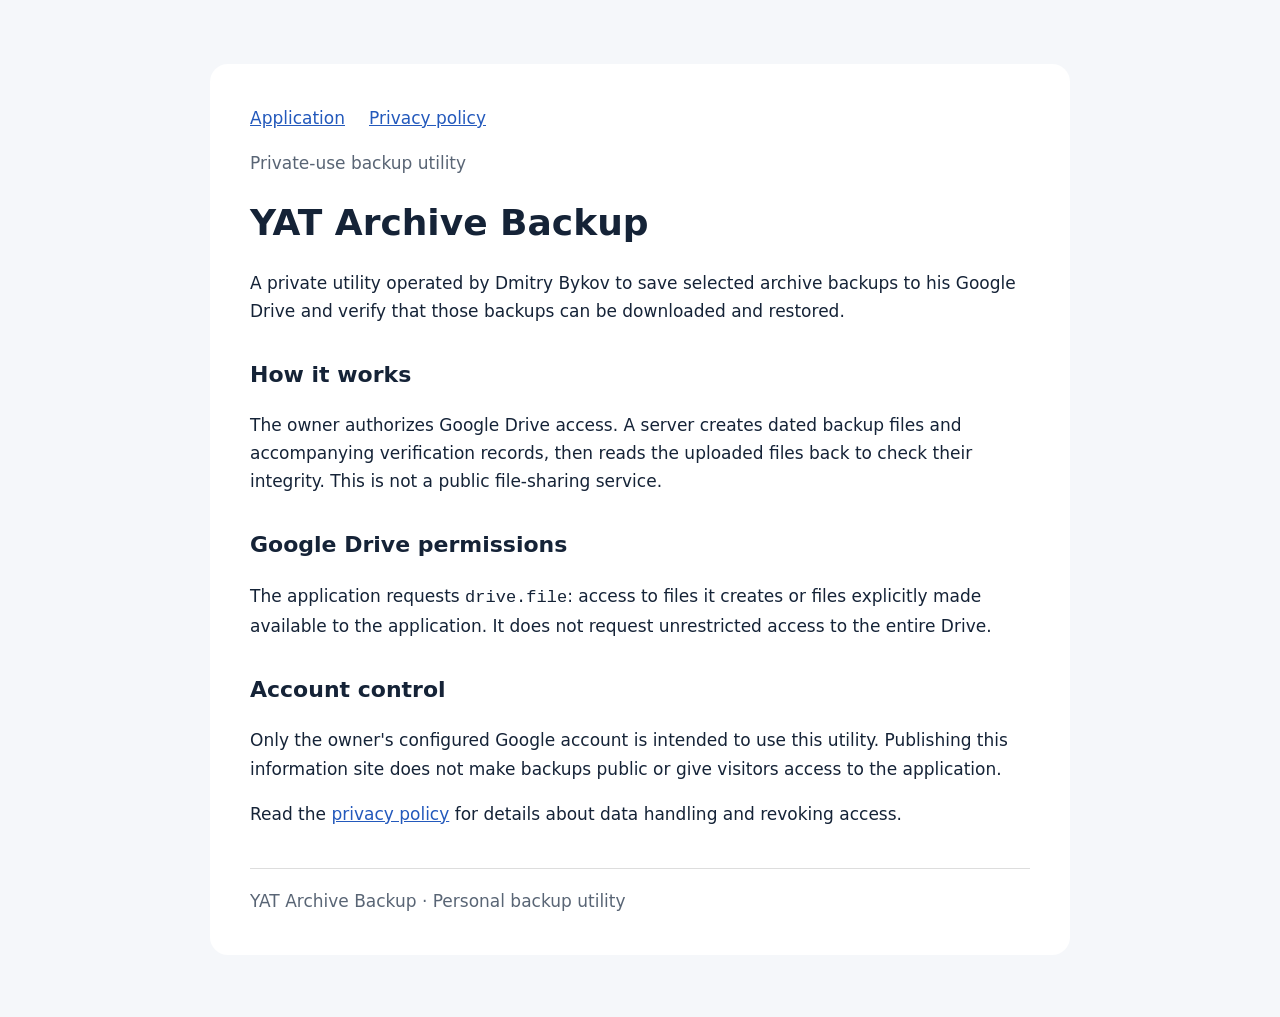
<file: index.html>
<!doctype html>
<html lang="en"><head><meta charset="utf-8"><meta name="viewport" content="width=device-width,initial-scale=1"><title>YAT Archive Backup</title><link rel="stylesheet" href="style.css"></head><body><main><nav aria-label="Main navigation"><a href="index.html">Application</a><a href="privacy.html">Privacy policy</a></nav><p class="muted">Private-use backup utility</p><h1>YAT Archive Backup</h1><p>A private utility operated by Dmitry Bykov to save selected archive backups to his Google Drive and verify that those backups can be downloaded and restored.</p><h2>How it works</h2><p>The owner authorizes Google Drive access. A server creates dated backup files and accompanying verification records, then reads the uploaded files back to check their integrity. This is not a public file-sharing service.</p><h2>Google Drive permissions</h2><p>The application requests <code>drive.file</code>: access to files it creates or files explicitly made available to the application. It does not request unrestricted access to the entire Drive.</p><h2>Account control</h2><p>Only the owner's configured Google account is intended to use this utility. Publishing this information site does not make backups public or give visitors access to the application.</p><p>Read the <a href="privacy.html">privacy policy</a> for details about data handling and revoking access.</p><footer>YAT Archive Backup · Personal backup utility</footer></main></body></html>
</file>
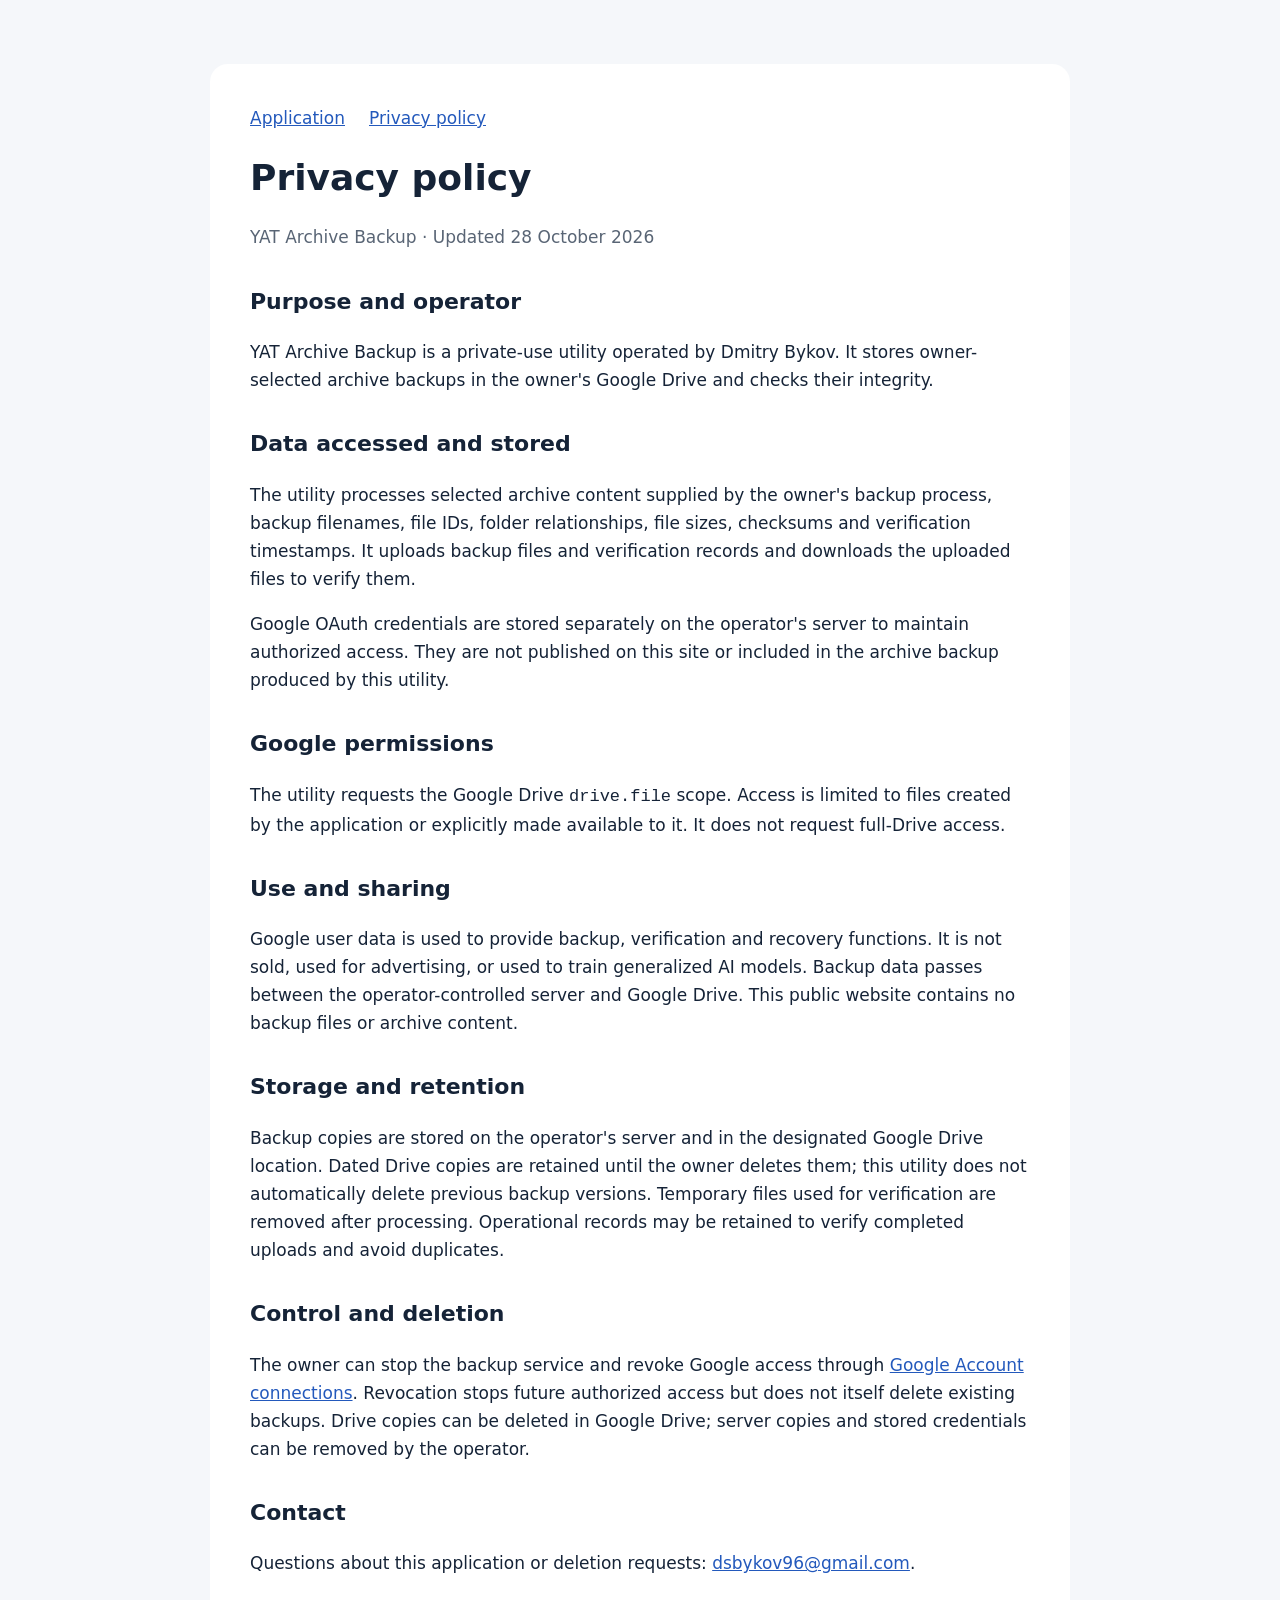
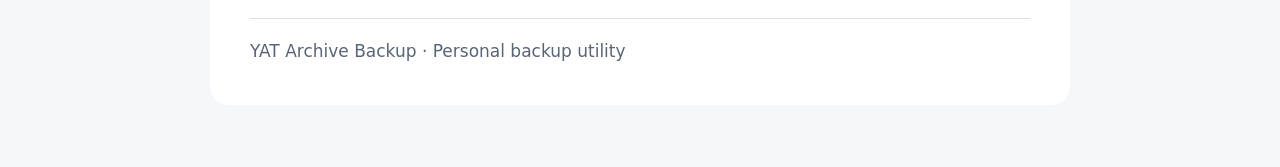
<file: privacy.html>
<!doctype html>
<html lang="en"><head><meta charset="utf-8"><meta name="viewport" content="width=device-width,initial-scale=1"><title>Privacy policy — YAT Archive Backup</title><link rel="stylesheet" href="style.css"></head><body><main><nav aria-label="Main navigation"><a href="index.html">Application</a><a href="privacy.html">Privacy policy</a></nav><h1>Privacy policy</h1><p class="muted">YAT Archive Backup · Updated 28 October 2026</p><h2>Purpose and operator</h2><p>YAT Archive Backup is a private-use utility operated by Dmitry Bykov. It stores owner-selected archive backups in the owner's Google Drive and checks their integrity.</p><h2>Data accessed and stored</h2><p>The utility processes selected archive content supplied by the owner's backup process, backup filenames, file IDs, folder relationships, file sizes, checksums and verification timestamps. It uploads backup files and verification records and downloads the uploaded files to verify them.</p><p>Google OAuth credentials are stored separately on the operator's server to maintain authorized access. They are not published on this site or included in the archive backup produced by this utility.</p><h2>Google permissions</h2><p>The utility requests the Google Drive <code>drive.file</code> scope. Access is limited to files created by the application or explicitly made available to it. It does not request full-Drive access.</p><h2>Use and sharing</h2><p>Google user data is used to provide backup, verification and recovery functions. It is not sold, used for advertising, or used to train generalized AI models. Backup data passes between the operator-controlled server and Google Drive. This public website contains no backup files or archive content.</p><h2>Storage and retention</h2><p>Backup copies are stored on the operator's server and in the designated Google Drive location. Dated Drive copies are retained until the owner deletes them; this utility does not automatically delete previous backup versions. Temporary files used for verification are removed after processing. Operational records may be retained to verify completed uploads and avoid duplicates.</p><h2>Control and deletion</h2><p>The owner can stop the backup service and revoke Google access through <a href="https://myaccount.google.com/connections">Google Account connections</a>. Revocation stops future authorized access but does not itself delete existing backups. Drive copies can be deleted in Google Drive; server copies and stored credentials can be removed by the operator.</p><h2>Contact</h2><p>Questions about this application or deletion requests: <a href="mailto:dsbykov96@gmail.com">dsbykov96@gmail.com</a>.</p><footer>YAT Archive Backup · Personal backup utility</footer></main></body></html>
</file>
<file: style.css>
body{margin:0;background:#f5f7fa;color:#152337;font:17px/1.65 system-ui,sans-serif}main{max-width:780px;margin:64px auto;padding:40px;background:white;border-radius:18px}nav{display:flex;gap:24px;flex-wrap:wrap}a{color:#2359bc}h1{font-size:36px;line-height:1.2}h2{font-size:22px;margin-top:32px}.muted,footer{color:#596575}footer{margin-top:40px;border-top:1px solid #ddd;padding-top:18px}@media(max-width:600px){main{margin:16px;padding:24px}h1{font-size:29px}}
</file>
